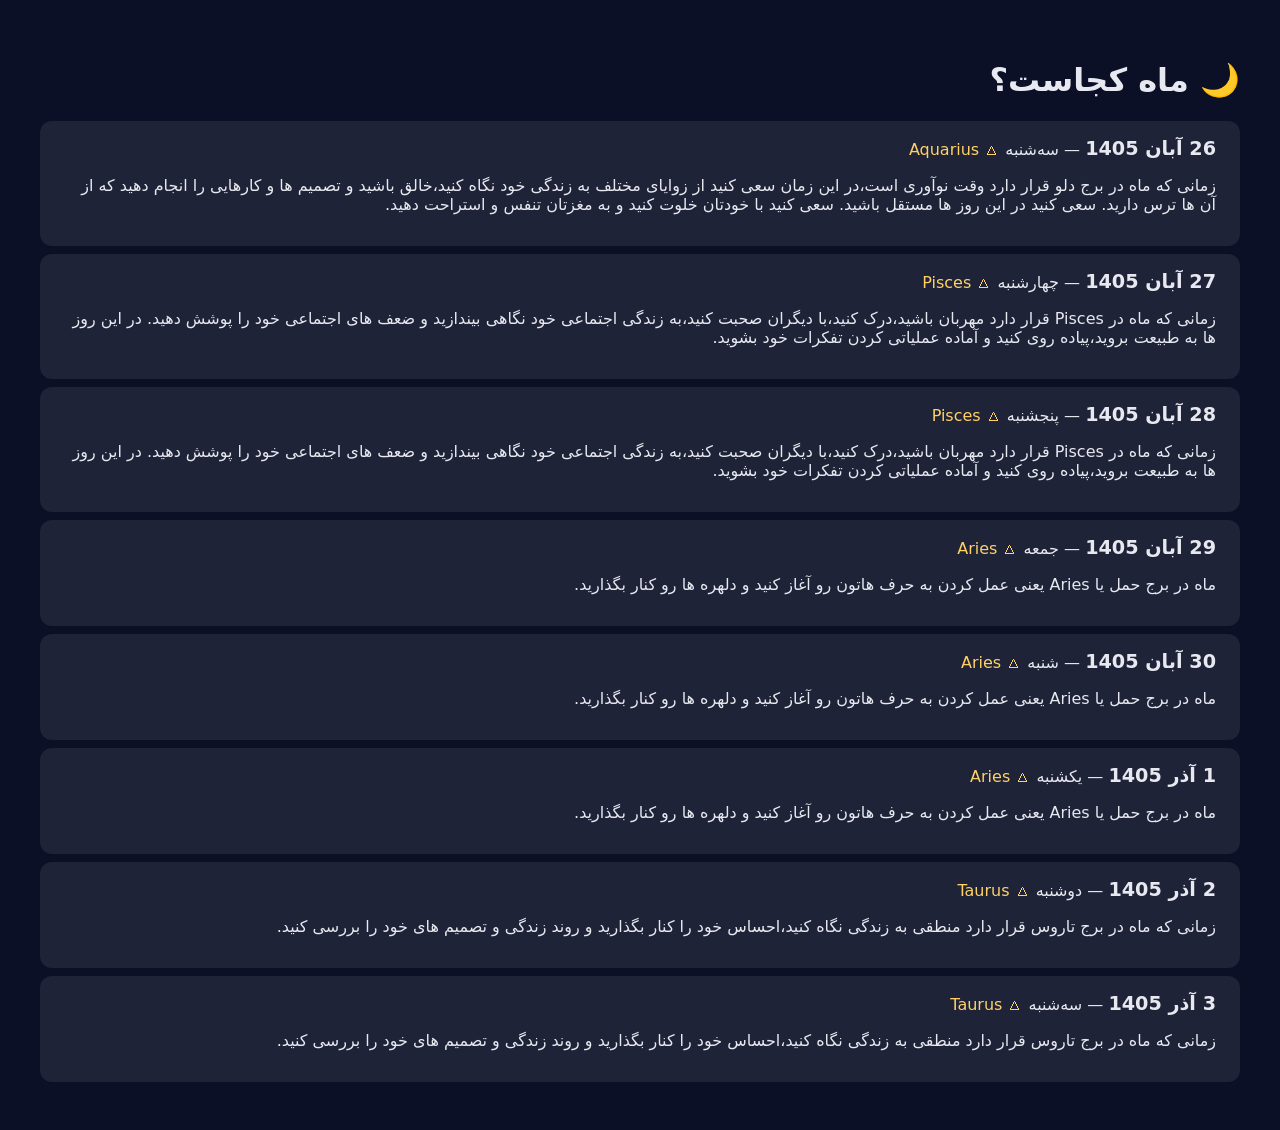
<file: old/index.html>
<!DOCTYPE html>
<html lang="fa" dir="rtl">
<head>
  <link rel="icon" href="data:image/svg+xml,<svg xmlns='http://www.w3.org/2000/svg' viewBox='0 0 100 100'><text y='.9em' font-size='90'>🌙</text></svg>">
  <meta charset="UTF-8">
  <meta name="viewport" content="width=device-width, initial-scale=1.0">
  <title>ماه کجاست؟</title>
  <style>
    body {
      font-family: system-ui, sans-serif;
      background: #0b1026;
      color: #e8e8f0;
      padding: 2rem;
    }
    .day {
      background: rgba(255,255,255,0.08);
      border-radius: 12px;
      padding: 1rem 1.5rem;
      margin-bottom: 0.5rem;
    }
    .day strong { font-size: 1.2rem; }
    .sign { color: #ffd166; }
  </style>
</head>
<body>

  <h1>🌙 ماه کجاست؟</h1>
  <div id="x">در حال بارگذاری…</div>

<script type="module" src="app.js" ></script>

</body>
</html>
</file>
